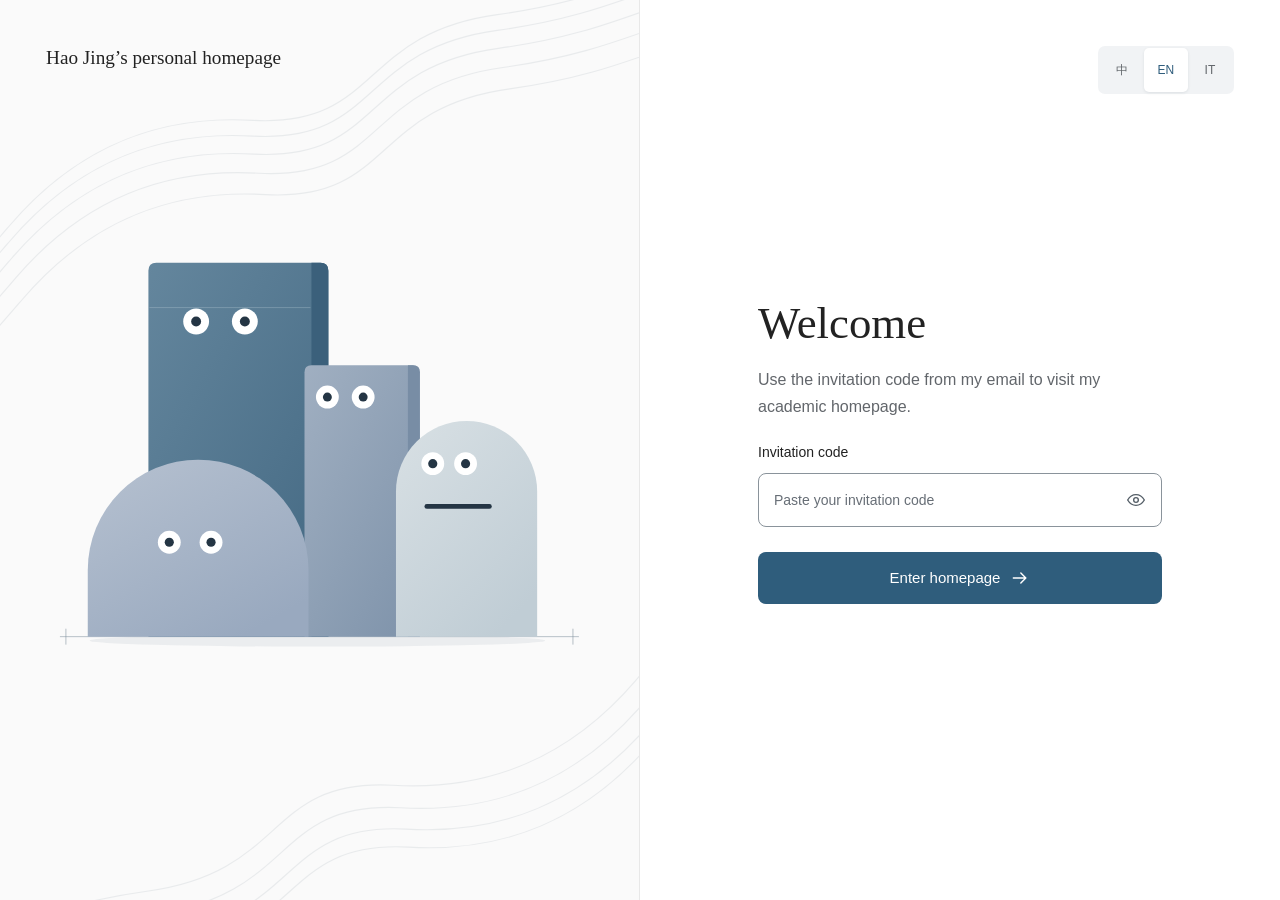
<file: index.html>
<!doctype html>
<html lang="en">
<head>
  <meta charset="utf-8">
  <meta name="viewport" content="width=device-width, initial-scale=1">
  <meta name="robots" content="noindex, nofollow, noarchive">
  <meta name="referrer" content="no-referrer">
  <meta name="theme-color" content="#ffffff">
  <title>Welcome · Academic homepage</title>
  <link rel="icon" href="data:,">
  <link rel="stylesheet" href="gate-ui.css?v=slate-1">
  <script src="gate-ui.js?v=field-4" defer></script>
  <script src="vault.js?v=5" defer></script>
</head>
<body class="gate" data-pose="idle">
  <div class="gate-layout">
    <aside class="gate-studio" aria-labelledby="studio-name">
      <div class="gate-brand" id="studio-name" data-gate-text="studio">Hao Jing’s personal homepage</div>
      <svg class="terrain-lines" aria-hidden="true" focusable="false" viewBox="0 0 680 800" preserveAspectRatio="xMidYMid slice">
        <defs><path id="contour" d="M-200 260c150 78 205 10 265-60s132-98 216-93c113 6 93-77 217-94s149-56 240-55"/></defs>
        <g fill="none" stroke="currentColor">
          <use href="#contour"/><use href="#contour" transform="translate(0 14)"/><use href="#contour" transform="translate(1 30)"/>
          <use href="#contour" transform="translate(5 47)"/><use href="#contour" transform="translate(11 66)"/>
        </g>
        <g fill="none" stroke="currentColor" transform="translate(700 860) rotate(180)">
          <use href="#contour"/><use href="#contour" transform="translate(2 16)"/><use href="#contour" transform="translate(7 35)"/><use href="#contour" transform="translate(14 55)"/>
        </g>
      </svg>
      <div class="gate-art" aria-hidden="true">
        <svg class="gate-ensemble" viewBox="0 0 550 434" width="550" height="434" aria-hidden="true" focusable="false" xmlns="http://www.w3.org/2000/svg">
          <defs>
            <linearGradient id="tower-tone" x2="0.85" y2="1"><stop stop-color="#64869d"/><stop offset="1" stop-color="#456a84"/></linearGradient>
            <linearGradient id="slab-tone" x2="0.8" y2="1"><stop stop-color="#a0afc1"/><stop offset="1" stop-color="#8195ac"/></linearGradient>
            <linearGradient id="dome-tone" x2="0.7" y2="1"><stop stop-color="#b6c1d0"/><stop offset="1" stop-color="#99a9bf"/></linearGradient>
            <linearGradient id="arch-tone" x2="0.7" y2="1"><stop stop-color="#d8e0e4"/><stop offset="1" stop-color="#c0cdd5"/></linearGradient>
          </defs>
          <ellipse cx="273" cy="409" rx="229" ry="6" fill="#526777" opacity=".09"/>
          <g class="ensemble-footing" fill="none" stroke="currentColor">
            <path d="M14 405h522M20 397v16m510-16v16" />
          </g>
          <g class="ensemble-figure ensemble-tower">
            <path fill="url(#tower-tone)" d="M103 405V37q0-8 8-8h165q8 0 8 8v368Z"/>
            <path fill="#3b607b" d="M267 29h9q8 0 8 8v368h-17Z"/>
            <path class="ensemble-seam" d="M104 74h162"/>
            <g class="ensemble-face">
              <g data-eye="7" transform="translate(151 88)"><g class="ensemble-blink"><circle r="13" fill="#ffffff"/><circle data-pupil="" r="5"/></g></g>
              <g data-eye="7" transform="translate(200 88)"><g class="ensemble-blink"><circle r="13" fill="#ffffff"/><circle data-pupil="" r="5"/></g></g>
            </g>
          </g>
          <g class="ensemble-figure ensemble-slab">
            <path fill="url(#slab-tone)" d="M260 405V139q0-7 7-7h102q7 0 7 7v266Z"/>
            <path fill="#788da5" d="M364 132h5q7 0 7 7v266h-12Z"/>
            <g class="ensemble-face">
              <g data-eye="6" transform="translate(283 164)"><g class="ensemble-blink"><circle r="11.5" fill="#ffffff"/><circle data-pupil="" r="4.5"/></g></g>
              <g data-eye="6" transform="translate(319 164)"><g class="ensemble-blink"><circle r="11.5" fill="#ffffff"/><circle data-pupil="" r="4.5"/></g></g>
            </g>
          </g>
          <g class="ensemble-figure ensemble-dome">
            <path fill="url(#dome-tone)" d="M42 405v-67a111 111 0 0 1 222 0v67Z"/>
            <g class="ensemble-face">
              <g data-eye="6" transform="translate(124 310)"><g class="ensemble-blink"><circle r="11.5" fill="#ffffff"/><circle data-pupil="" r="4.6"/></g></g>
              <g data-eye="6" transform="translate(166 310)"><g class="ensemble-blink"><circle r="11.5" fill="#ffffff"/><circle data-pupil="" r="4.6"/></g></g>
            </g>
          </g>
          <g class="ensemble-figure ensemble-arch">
            <path fill="url(#arch-tone)" d="M352 405V259a71 71 0 0 1 142 0v146Z"/>
            <g class="ensemble-face">
              <g data-eye="6" transform="translate(389 231)"><g class="ensemble-blink"><circle r="11.5" fill="#ffffff"/><circle data-pupil="" r="4.6"/></g></g>
              <g data-eye="6" transform="translate(422 231)"><g class="ensemble-blink"><circle r="11.5" fill="#ffffff"/><circle data-pupil="" r="4.6"/></g></g>
              <path class="ensemble-mouth" d="M383 274h63" fill="none" stroke="currentColor" stroke-width="4.7" stroke-linecap="round"/>
            </g>
          </g>
        </svg>
      </div>
    </aside>
    <main class="gate-main">
      <div class="gate-languages" role="group" aria-label="Language">
        <button type="button" data-gate-lang="zh" lang="zh-CN" aria-label="中文" aria-pressed="false">中</button>
        <button type="button" data-gate-lang="en" lang="en" aria-label="English" aria-pressed="true">EN</button>
        <button type="button" data-gate-lang="it" lang="it" aria-label="Italiano" aria-pressed="false">IT</button>
      </div>
      <div class="gate-panel">
        <h1 data-gate-text="heading">Welcome</h1>
        <p class="gate-intro" data-gate-text="intro">Use the invitation code from your email to visit my academic homepage.</p>
        <form id="gate-form" novalidate>
          <label for="gate-password" data-gate-text="label">Invitation code</label>
          <div class="gate-input-wrap">
            <input type="password" id="gate-password" autocomplete="current-password" autocapitalize="none" spellcheck="false" required aria-describedby="gate-message">
            <button type="button" id="gate-reveal" aria-label="Show code" aria-controls="gate-password">
              <svg viewBox="0 0 24 24" fill="none" stroke="currentColor" stroke-width="1.65" stroke-linecap="round" stroke-linejoin="round" aria-hidden="true" focusable="false">
                <path d="M2 12s3.7-6.4 10-6.4S22 12 22 12s-3.7 6.4-10 6.4S2 12 2 12Z"/><circle cx="12" cy="12" r="2.8"/><path class="gate-eye-slash" d="m3.5 3.2 17 17.6"/>
              </svg>
            </button>
          </div>
          <p id="gate-message" class="gate-message" role="status" aria-live="polite" aria-atomic="true"></p>
          <button class="gate-submit" id="gate-submit" type="submit" disabled>
            <span id="gate-submit-label">Enter homepage</span>
            <svg aria-hidden="true" viewBox="0 0 24 24" width="20" height="20" fill="none" stroke="currentColor" stroke-width="1.7" stroke-linecap="round" stroke-linejoin="round"><path d="M4 12h15m-6-6 6 6-6 6"/></svg>
          </button>
          <noscript><p class="gate-nojs"><span lang="zh-CN">请启用 JavaScript 后输入邀请码。</span><br><span lang="en">Enable JavaScript to enter your invitation code.</span><br><span lang="it">Attiva JavaScript per inserire il codice di invito.</span></p></noscript>
        </form>
      </div>
    </main>
  </div>
</body>
</html>
</file>
<file: gate-ui.css>
:root {
  --accent: #2f5d7c;
  --paper: #fff;
  --studio: #fafafa;
  --line: #e8e8e8;
  --ink: #222;
  --muted: #62666b;
  --rule: #8a939b;
  --error: #9a3546;
  color-scheme: light;
}
* { box-sizing: border-box; }
body.gate {
  margin: 0;
  background: var(--paper);
  color: var(--ink);
  font: 16px/1.75 -apple-system, BlinkMacSystemFont, "Segoe UI", Roboto, Helvetica, Arial, "PingFang SC", "Microsoft YaHei", sans-serif;
  -webkit-font-smoothing: antialiased;
}
button, input { font: inherit; }
button { cursor: pointer; }
button:disabled { cursor: default; }
:focus-visible { outline: 2px solid var(--accent); outline-offset: 4px; }

.gate-layout { display: grid; grid-template-columns: 1fr 1fr; min-height: 100vh; min-height: 100svh; }
.gate-studio {
  position: relative;
  isolation: isolate;
  overflow: hidden;
  display: grid;
  grid-template-rows: 1fr;
  padding: clamp(28px, 3.6vw, 68px);
  color: var(--ink);
  background: var(--studio);
  border-right: 1px solid var(--line);
}
.terrain-lines { position: absolute; inset: 0; z-index: -1; width: 100%; height: 100%; color: #97a4ae; opacity: .17; pointer-events: none; }
.gate-brand { position: absolute; top: clamp(28px, 3.6vw, 68px); left: clamp(28px, 3.6vw, 68px); font-family: Georgia, "Times New Roman", "Songti SC", SimSun, serif; font-size: 1.2rem; font-weight: 500; line-height: 1.3; }
.gate-art { display: grid; place-items: center; width: 100%; min-width: 0; align-self: center; justify-self: center; }

.gate-main { position: relative; display: grid; align-content: center; justify-items: center; padding: 100px clamp(28px, 5vw, 90px); }
.gate-languages { position: absolute; top: clamp(28px, 3.6vw, 68px); right: clamp(28px, 3.6vw, 68px); display: flex; align-items: center; background: #f1f3f5; border-radius: 7px; padding: 2px; }
.gate-languages button { width: 44px; min-height: 44px; padding: 0; border: 0; border-radius: 5px; color: var(--muted); background: transparent; font-size: 12px; font-weight: 400; }
.gate-languages button[aria-pressed="true"] { background: #fff; color: var(--accent); box-shadow: 0 1px 3px #2638481a; }
.gate-languages button:hover:not([aria-pressed="true"]) { color: var(--ink); background: #e7ecef; }
.gate-panel { width: min(100%, 404px); min-width: 0; }
.gate-panel h1 { margin: 0; font-family: Georgia, "Times New Roman", "Songti SC", SimSun, serif; font-size: clamp(1.9rem, 3.5vw, 2.8rem); font-weight: 500; line-height: 1.25; }
.gate-intro { min-height: 3.3em; margin: 15px 0 20px; color: var(--muted); font-size: 16px; line-height: 1.65; text-wrap: pretty; }
.gate-panel label { display: block; font-size: 14px; font-weight: 400; margin-bottom: 8px; }
.gate-input-wrap { height: 54px; display: flex; align-items: center; border: 1px solid var(--rule); border-radius: 8px; background: #fff; }
.gate-input-wrap:focus-within { border-color: var(--accent); box-shadow: 0 0 0 3px #2f5d7c20; }
.gate-input-wrap:has([aria-invalid="true"]) { border-color: var(--error); }
.gate-input-wrap input { min-width: 0; flex: 1; height: 100%; padding: 0 15px; border: 0; border-radius: inherit; background: transparent; color: var(--ink); font-size: 17px; }
.gate-input-wrap input[type="password"] { letter-spacing: .14em; }
.gate-input-wrap input::placeholder { letter-spacing: normal; font-size: 14px; color: #676e76; }
.gate-input-wrap input:focus-visible { outline: none; }
.gate-input-wrap input::-ms-reveal { display: none; }
#gate-reveal { width: 50px; height: 50px; flex: none; display: grid; place-items: center; background: none; border: 0; border-radius: 6px; padding: 0; color: #545e67; }
#gate-reveal:focus-visible { outline-offset: -4px; }
#gate-reveal svg { width: 20px; height: 20px; }
.gate-eye-slash { display: none; }
#gate-reveal[data-revealed="true"] .gate-eye-slash { display: block; }
.gate-message { min-height: 25px; padding-top: 3px; margin: 0; color: var(--error); font-size: 13px; line-height: 1.45; }
.gate-submit { position: relative; display: flex; align-items: center; justify-content: center; gap: 10px; width: 100%; min-height: 52px; border: 0; border-radius: 8px; background: var(--accent); color: #fff; font-size: 15px; font-weight: 500; transition: background 150ms; }
.gate-submit:enabled:hover { background: #244960; }
.gate-submit svg { transition: transform 180ms; }
.gate-submit:enabled:hover svg { transform: translateX(3px); }
.gate-submit:disabled { opacity: .84; }
.gate-nojs { font-size: 13px; color: var(--error); }
@media (prefers-reduced-motion: no-preference) {
  .gate-open .gate-panel { opacity: .45; transition: opacity .24s; }
}
@media (max-width: 740px) {
  .gate-layout { display: flex; flex-direction: column; }
  .gate-studio { padding: 68px max(20px, calc((100% - 490px) / 2)) 10px; border-right: 0; border-bottom: 1px solid var(--line); }
  .gate-brand { top: 16px; left: max(20px, calc((100% - 490px) / 2)); display: flex; align-items: center; min-height: 44px; max-width: calc(100% - 178px); font-size: 15px; line-height: 1.24; }
  .gate-art { height: clamp(128px, 24svh, 214px); grid-template: minmax(0,1fr) / minmax(0,1fr); }
  .gate-art .gate-ensemble { width: 100%; height: 100%; min-height: 0; }
  .gate-main { position: static; flex: 1; width: 100%; max-width: 520px; margin-inline: auto; padding: clamp(24px, 5svh, 54px) 24px max(28px, env(safe-area-inset-bottom)); align-content: start; }
  .gate-languages { top: 16px; right: max(14px, calc((100% - 500px) / 2)); padding: 0; }
  .gate-panel h1 { font-size: 36px; }
  .gate-intro { margin: 10px 0 19px; font-size: 15px; min-height: 3.3em; }
}
@media (max-width: 370px) {
  .gate-brand { font-size: 13px; gap: 6px; }
  .gate-studio { padding-inline: 14px; }
  .gate-languages { right: 8px; }
  .gate-main { padding-inline: 18px; }
}
@media (max-width: 740px) and (max-height: 560px) {
  .gate-art { height: 100px; }
  .gate-main { padding-block: 20px; }
}
@media (prefers-reduced-motion: reduce) {
  .gate *, .gate *::before, .gate *::after { animation: none !important; transition: none !important; }
}

.gate-ensemble {
  display: block;
  width: min(100%, 560px);
  height: auto;
  max-height: 100%;
  overflow: visible;
  color: #243544;
  pointer-events: none;
}
.gate-ensemble .ensemble-footing { color: #81919e; opacity: .57; }
.gate-ensemble .ensemble-seam { fill: none; stroke: #dee8ee; stroke-width: 1; opacity: .24; }
.gate-ensemble [data-pupil] {
  fill: currentColor;
  transition: transform 65ms ease-out;
}
.gate-ensemble .ensemble-figure {
  --posture: 0deg;
  transform-box: fill-box;
  transform-origin: center bottom;
  transform: skewX(calc(var(--posture) + var(--pointer-lean, 0deg)));
  transition: transform 240ms ease-out;
}
.gate-ensemble .ensemble-face {
  transform-box: fill-box;
  transform-origin: center;
  transform: translate(var(--look-x, 0px), var(--look-y, 0px));
  transition: transform 120ms ease-out;
}
.gate-ensemble .ensemble-blink {
  transform-origin: 0 0;
  animation: ensemble-blink var(--blink-period, 5.8s) var(--blink-delay, -1.7s) infinite;
}
.gate-ensemble .ensemble-slab { --blink-period: 6.2s; --blink-delay: -4.6s; }
.gate-ensemble .ensemble-dome { --blink-period: 5.2s; --blink-delay: -2.8s; }
.gate-ensemble .ensemble-arch { --blink-period: 7.1s; --blink-delay: -3.3s; }
@keyframes ensemble-blink {
  0%, 40%, 43%, 100% { transform: scaleY(1); }
  41.5% { transform: scaleY(.12); }
}
body[data-pose="typing"] .gate-ensemble .ensemble-tower { --posture: -3deg; }
body[data-pose="typing"] .gate-ensemble .ensemble-slab { --posture: -1.7deg; }
body[data-pose="shy"] .gate-ensemble .ensemble-figure { --pointer-lean: 0deg !important; --posture: 2.5deg; }
body[data-pose="shy"] .gate-ensemble .ensemble-tower { --posture: 4deg; }
body[data-pose="shy"] .gate-ensemble .ensemble-face { transform: translate(-15px, 5px); }
body[data-pose="shy"] .gate-ensemble .ensemble-blink { animation: none; transform: scaleY(.17); }
body[data-pose="shy"] .gate-ensemble .ensemble-mouth { transform: translate(-4px, 2px) scaleX(.98); transform-box: fill-box; }
body[data-pose="error"] .gate-ensemble .ensemble-tower { --posture: 1.5deg; }
body[data-pose="error"] .gate-ensemble .ensemble-mouth { transform: rotate(-7deg); transform-box: fill-box; transform-origin: center; }
body[data-pose="welcome"] .gate-ensemble .ensemble-figure { animation: ensemble-nod 350ms ease-in-out both; }
body[data-pose="welcome"] .gate-ensemble .ensemble-slab { animation-delay: 30ms; }
body[data-pose="welcome"] .gate-ensemble .ensemble-arch { animation-delay: 55ms; }
@keyframes ensemble-nod {
  0%, 100% { transform: translateY(0); }
  25% { transform: scaleY(.98); }
  58% { transform: translateY(-5px) scaleY(1.015); }
}
@media (prefers-reduced-motion: reduce) {
  .gate-ensemble .ensemble-figure,
  .gate-ensemble .ensemble-face,
  .gate-ensemble .ensemble-blink { animation: none !important; transition: none !important; }
  .gate-ensemble .ensemble-figure { transform: none; }
  .gate-ensemble [data-pupil] { transition: none; }
}
</file>
